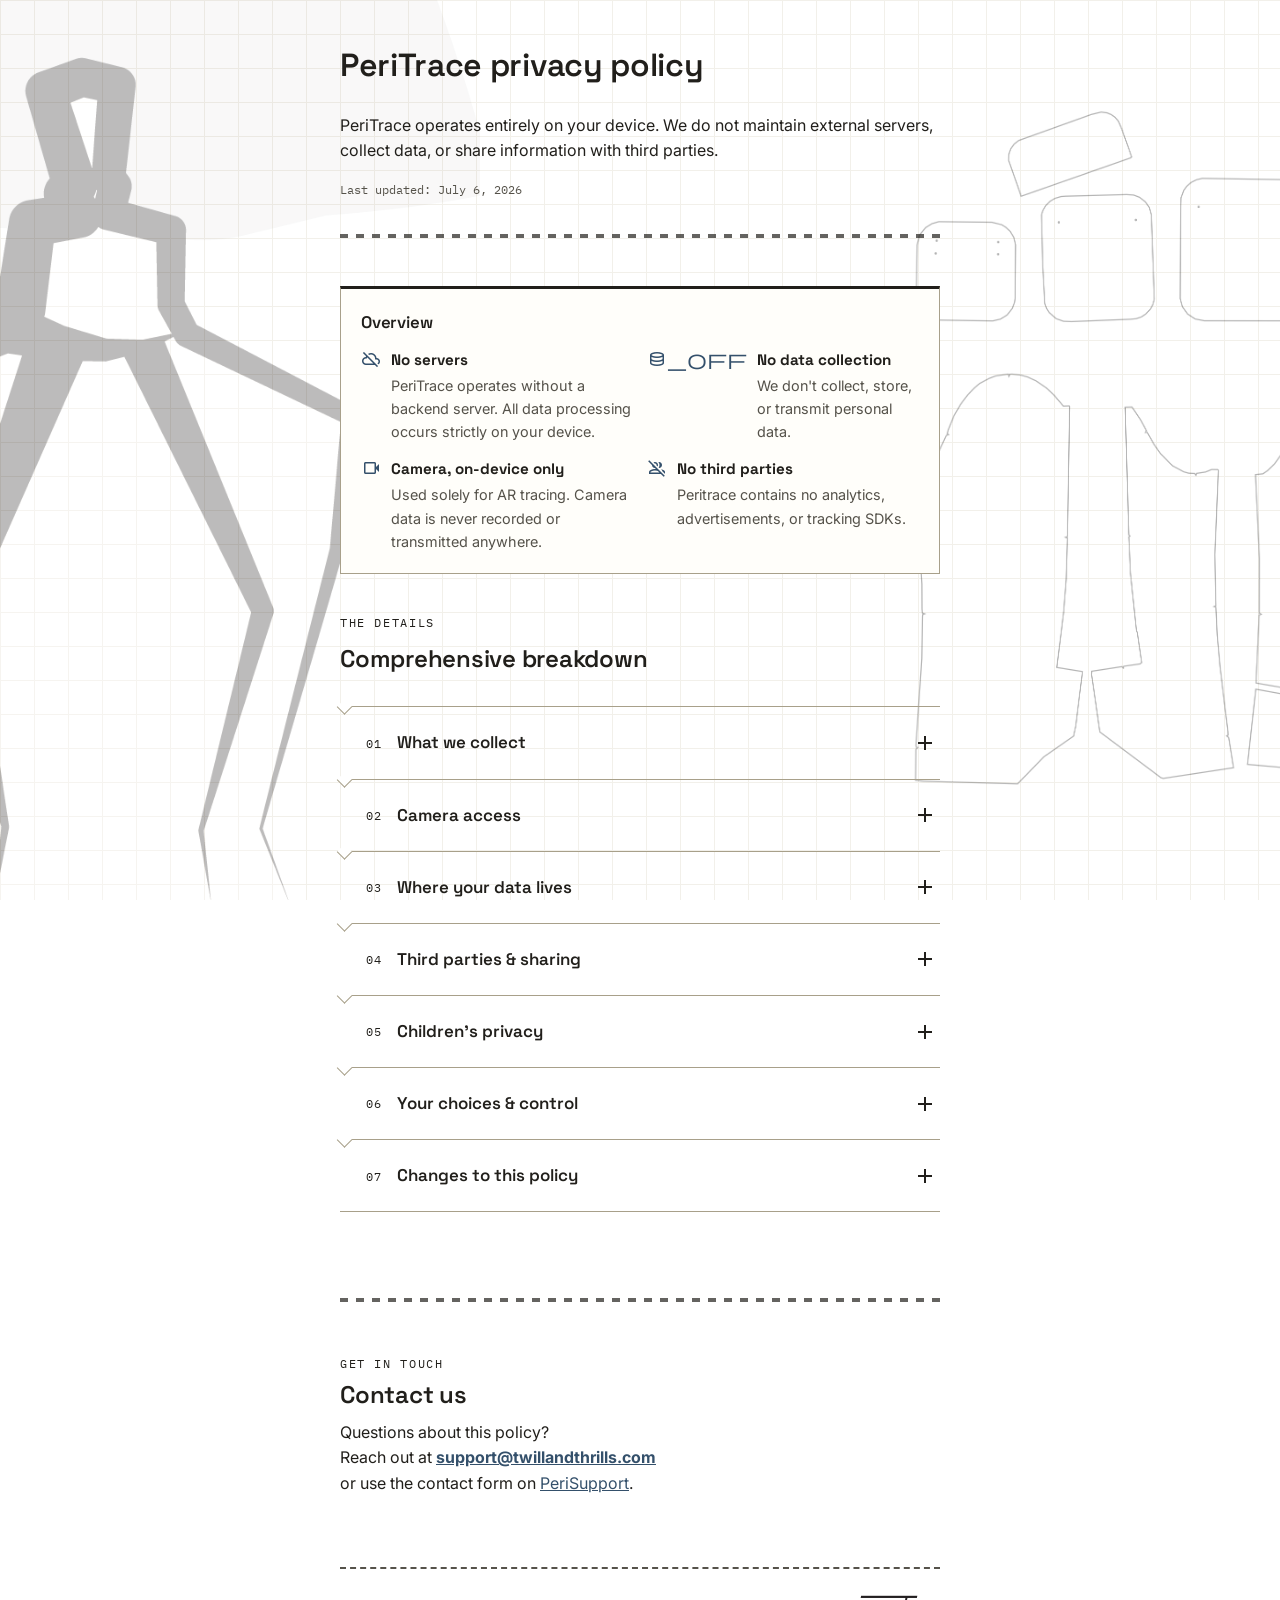
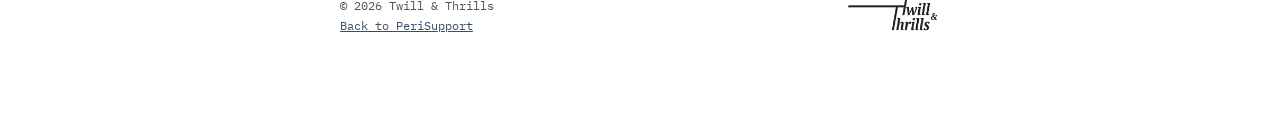
<file: peritrace/privacy.html>
<!DOCTYPE html>
<html lang="en">

<head>
  <meta charset="UTF-8">
  <meta name="viewport" content="width=device-width, initial-scale=1.0">
  <title>PeriTrace — Privacy Policy</title>
  <meta name="description" content="Privacy policy for PeriTrace: pattern tracer.">

  <link rel="icon" href="images/Logo_PeriTrace.ico" type="image/x-icon">

  <link rel="preconnect" href="https://fonts.googleapis.com">
  <link rel="preconnect" href="https://fonts.gstatic.com" crossorigin>
  <link
    href="https://fonts.googleapis.com/css2?family=Space+Grotesk:wght@400;500;600;700&family=Inter:wght@400;500;600&family=IBM+Plex+Mono:wght@400;500&display=swap"
    rel="stylesheet">
  <link href="https://fonts.googleapis.com/css2?family=Material+Symbols+Outlined" rel="stylesheet">

  <link rel="stylesheet" href="styling.css">
</head>

<body>

  <div class="side-art left" aria-hidden="true">
    <img src="images/Side_Art_Left.png" alt="Left Side Art">
  </div>
  <div class="side-art right" aria-hidden="true">
    <img src="images/Side_Art_Right.png" alt="Right Side Art">
  </div>

  <div class="page">

    <header class="page-header">
      <h1>PeriTrace <span style="white-space: nowrap;">privacy policy</span></h1>
      <p>PeriTrace operates entirely on your device. We do not maintain external servers, collect data, or share information with third parties.</p>
      <p class="updated-tag">Last updated: July 6, 2026</p>
      <span class="stitch" aria-hidden="true"></span>
    </header>

    <div class="summary-box">
      <h3>Overview</h3>
      <div class="summary-grid">
        <div class="summary-item">
          <span class="material-symbols-outlined">cloud_off</span>
          <span class="txt"><strong>No servers</strong>PeriTrace operates without a backend server. All data processing occurs strictly on your device.</span>
        </div>
        <div class="summary-item">
          <span class="material-symbols-outlined">database_off</span>
          <span class="txt"><strong>No data collection</strong>We don't collect, store, or transmit personal data.</span>
        </div>
        <div class="summary-item">
          <span class="material-symbols-outlined">videocam</span>
          <span class="txt"><strong>Camera, on-device only</strong>Used solely for AR tracing. Camera data is never recorded or transmitted anywhere.</span>
        </div>
        <div class="summary-item">
          <span class="material-symbols-outlined">group_off</span>
          <span class="txt"><strong>No third parties</strong>Peritrace contains no analytics, advertisements, or tracking SDKs.</span>
        </div>
      </div>
    </div>

    <section class="policy" aria-label="Privacy policy sections">
      <span class="eyebrow">The details</span>
      <h2>Comprehensive breakdown</h2>

      <div class="policy-list" id="policyList">

        <!-- 01 -->
        <div class="policy-item">
          <button class="policy-q" aria-expanded="false">
            <span class="policy-tag">01</span>
            <span class="policy-q-text">What we collect</span>
            <span class="policy-marker" aria-hidden="true"></span>
          </button>
          <div class="policy-a-wrap">
            <div class="policy-a-inner">
              <div class="policy-a">
                <p><strong>Nothing.</strong> PeriTrace operates entirely without a backend server, user accounts, or analytics and crash-reporting services embedded in the app. Consequently, no personal information—including names, email addresses, precise locations, device identifiers, or usage statistics—is collected or stored. All application operations remain strictly local to your device.</p>
                <p>The only exception occurs if you choose to <strong>email us directly</strong> through the support page's contact form — that opens your own mail app and sends a message from your own email address to ours. That message is handled like any other email you send, and only exists because you chose to send it.</p>
              </div>
            </div>
          </div>
        </div>

        <!-- 02 -->
        <div class="policy-item">
          <button class="policy-q" aria-expanded="false">
            <span class="policy-tag">02</span>
            <span class="policy-q-text">Camera access</span>
            <span class="policy-marker" aria-hidden="true"></span>
          </button>
          <div class="policy-a-wrap">
            <div class="policy-a-inner">
              <div class="policy-a">
                <p>PeriTrace requests <strong>camera permission</strong> so it can power its core AR pattern-tracing feature — detecting flat surfaces, showing the live camera feed, and letting you trace pattern pieces in augmented reality.</p>
                <ul>
                  <li>The camera feed is processed <strong>entirely on your device</strong> using Apple's ARKit framework.</li>
                  <li>PeriTrace does <strong>not</strong> record, save, or transmit the camera feed or any video/image frames.</li>
                  <li>Only the geometry you actively capture (vertices and marks you place while tracing) is kept, and it's stored as part of your pattern data — not as an image or video.</li>
                  <li>You can revoke camera access at any time in 
                    <br>
                    <strong>iOS Settings → PeriTrace → Camera</strong>.
                    <br>
                    Without it, the tracing feature won't work, but the rest of the app (pattern management and canvas - where pattern pieces are viewed and organized) will.</li>
                </ul>
              </div>
            </div>
          </div>
        </div>

        <!-- 03 -->
        <div class="policy-item">
          <button class="policy-q" aria-expanded="false">
            <span class="policy-tag">03</span>
            <span class="policy-q-text">Where your data lives</span>
            <span class="policy-marker" aria-hidden="true"></span>
          </button>
          <div class="policy-a-wrap">
            <div class="policy-a-inner">
              <div class="policy-a">
                <p>All patterns, pieces, and exported files you create in PeriTrace are stored <strong>locally on your
                  iPhone</strong>.</p>
                  <p>Saved files are stored locally in:
                    <br>
                    <strong>On My iPhone → PeriTrace → Saves</strong>
                    <br>
                    in the proprietary .peri format</p>
                  <p>Exported files are automatically saved to:
                    <br>
                    <strong>On My iPhone → PeriTrace → Exports</strong>
                    <br>
                    and will overwrite any existing files with identical names. These files are only shared elsewhere if you explicitly choose a destination in the iOS Share Sheet (e.g., saving to Files, AirDrop, or sending to another app).</p>
                <p>If you use iCloud device backups, your PeriTrace data may be included in that backup like any other app data — that's governed by Apple's iCloud terms, not by us, since we have no server-side involvement at any point.</p>
              </div>
            </div>
          </div>
        </div>

        <!-- 04 -->
        <div class="policy-item">
          <button class="policy-q" aria-expanded="false">
            <span class="policy-tag">04</span>
            <span class="policy-q-text">Third parties &amp; sharing</span>
            <span class="policy-marker" aria-hidden="true"></span>
          </button>
          <div class="policy-a-wrap">
            <div class="policy-a-inner">
              <div class="policy-a">
                <p>PeriTrace does not integrate third-party analytics, advertising, or tracking SDKs. Consequently, no user data is sold, rented, or distributed, as no data is collected or retained by the application.</p>
                <p>The app relies on Apple's built-in frameworks (such as ARKit) to function, which run locally under Apple's own platform policies. Apple's handling of on-device system frameworks is covered by Apple's own privacy practices, not by PeriTrace.</p>
              </div>
            </div>
          </div>
        </div>

        <!-- 05 -->
        <div class="policy-item">
          <button class="policy-q" aria-expanded="false">
            <span class="policy-tag">05</span>
            <span class="policy-q-text">Children's privacy</span>
            <span class="policy-marker" aria-hidden="true"></span>
          </button>
          <div class="policy-a-wrap">
            <div class="policy-a-inner">
              <div class="policy-a">
                <p>Because PeriTrace collects no personal data from anyone, it does not knowingly collect personal data from children either. The app is a general-purpose pattern-digitizing tool and is not directed at children.</p>
              </div>
            </div>
          </div>
        </div>

        <!-- 06 -->
        <div class="policy-item">
          <button class="policy-q" aria-expanded="false">
            <span class="policy-tag">06</span>
            <span class="policy-q-text">Your choices &amp; control</span>
            <span class="policy-marker" aria-hidden="true"></span>
          </button>
          <div class="policy-a-wrap">
            <div class="policy-a-inner">
              <div class="policy-a">
                <ul>
                  <li><strong>Camera permission:</strong> grant or revoke anytime in iOS Settings.</li>
                  <li><strong>Your patterns:</strong> live exclusively on your device. You can delete them at any time from within PeriTrace or manually via the iOS Files app. There's no cloud-based copies on our infrastructure to also delete.</li>
                  <li><strong>Uninstalling the app:</strong> permanently removes all locally stored PeriTrace data from your device (aside from any files you've separately exported or backed up elsewhere). However, to regulate trial features without using a tracking profile or an online account, a local numeric token tracking your used trial exports will be stored securely in the iOS keychain. Because of native iOS system behavior, Keychain tokens persist on your device even after uninstalling the app and will remain dormant unless the application is reinstalled</li>
                </ul>
              </div>
            </div>
          </div>
        </div>

        <!-- 07 -->
        <div class="policy-item">
          <button class="policy-q" aria-expanded="false">
            <span class="policy-tag">07</span>
            <span class="policy-q-text">Changes to this policy</span>
            <span class="policy-marker" aria-hidden="true"></span>
          </button>
          <div class="policy-a-wrap">
            <div class="policy-a-inner">
              <div class="policy-a">
                <p>If PeriTrace ever changes how it works — for example, if a future version adds an optional cloud
                  sync feature — this policy will be updated first, and the "Last updated" date above will reflect the
                  change. We will not start collecting data silently.</p>
              </div>
            </div>
          </div>
        </div>
      </div>
    </section>

    <span class="stitch" aria-hidden="true"></span>

    <section class="contact" id="contact">
      <span class="eyebrow">Get in touch</span>
      <h2>Contact us</h2>
      <div>
          Questions about this policy?
          <br>
          <span class="nowrap">Reach out at <a href="mailto:support@twillandthrills.com"><strong>support@twillandthrills.com</strong></a></span> 
          <span class="nowrap">or use the contact form on <a href="support">PeriSupport</a>.</span>
        </div>
    </section>

    <footer>
      <span>
        <div>© 2026 Twill &amp; Thrills</div>
        <div><a href="support">Back to PeriSupport</a></div>
      </span>
       <span>
        <img src="images/Logo_TwillAndThrills.png" alt="Twill & Thrills Logo" height="40">
      </span>
    </footer>

  </div>

  <script>
    // Accordion: only one open at a time
    const policyItems = document.querySelectorAll('.policy-item');
    policyItems.forEach(item => {
      const btn = item.querySelector('.policy-q');
      btn.addEventListener('click', () => {
        const isOpen = item.classList.contains('open');
        policyItems.forEach(i => {
          i.classList.remove('open');
          i.querySelector('.policy-q').setAttribute('aria-expanded', 'false');
        });
        if (!isOpen) {
          item.classList.add('open');
          btn.setAttribute('aria-expanded', 'true');
        }
      });
    });
  </script>

</body>

</html>
</file>
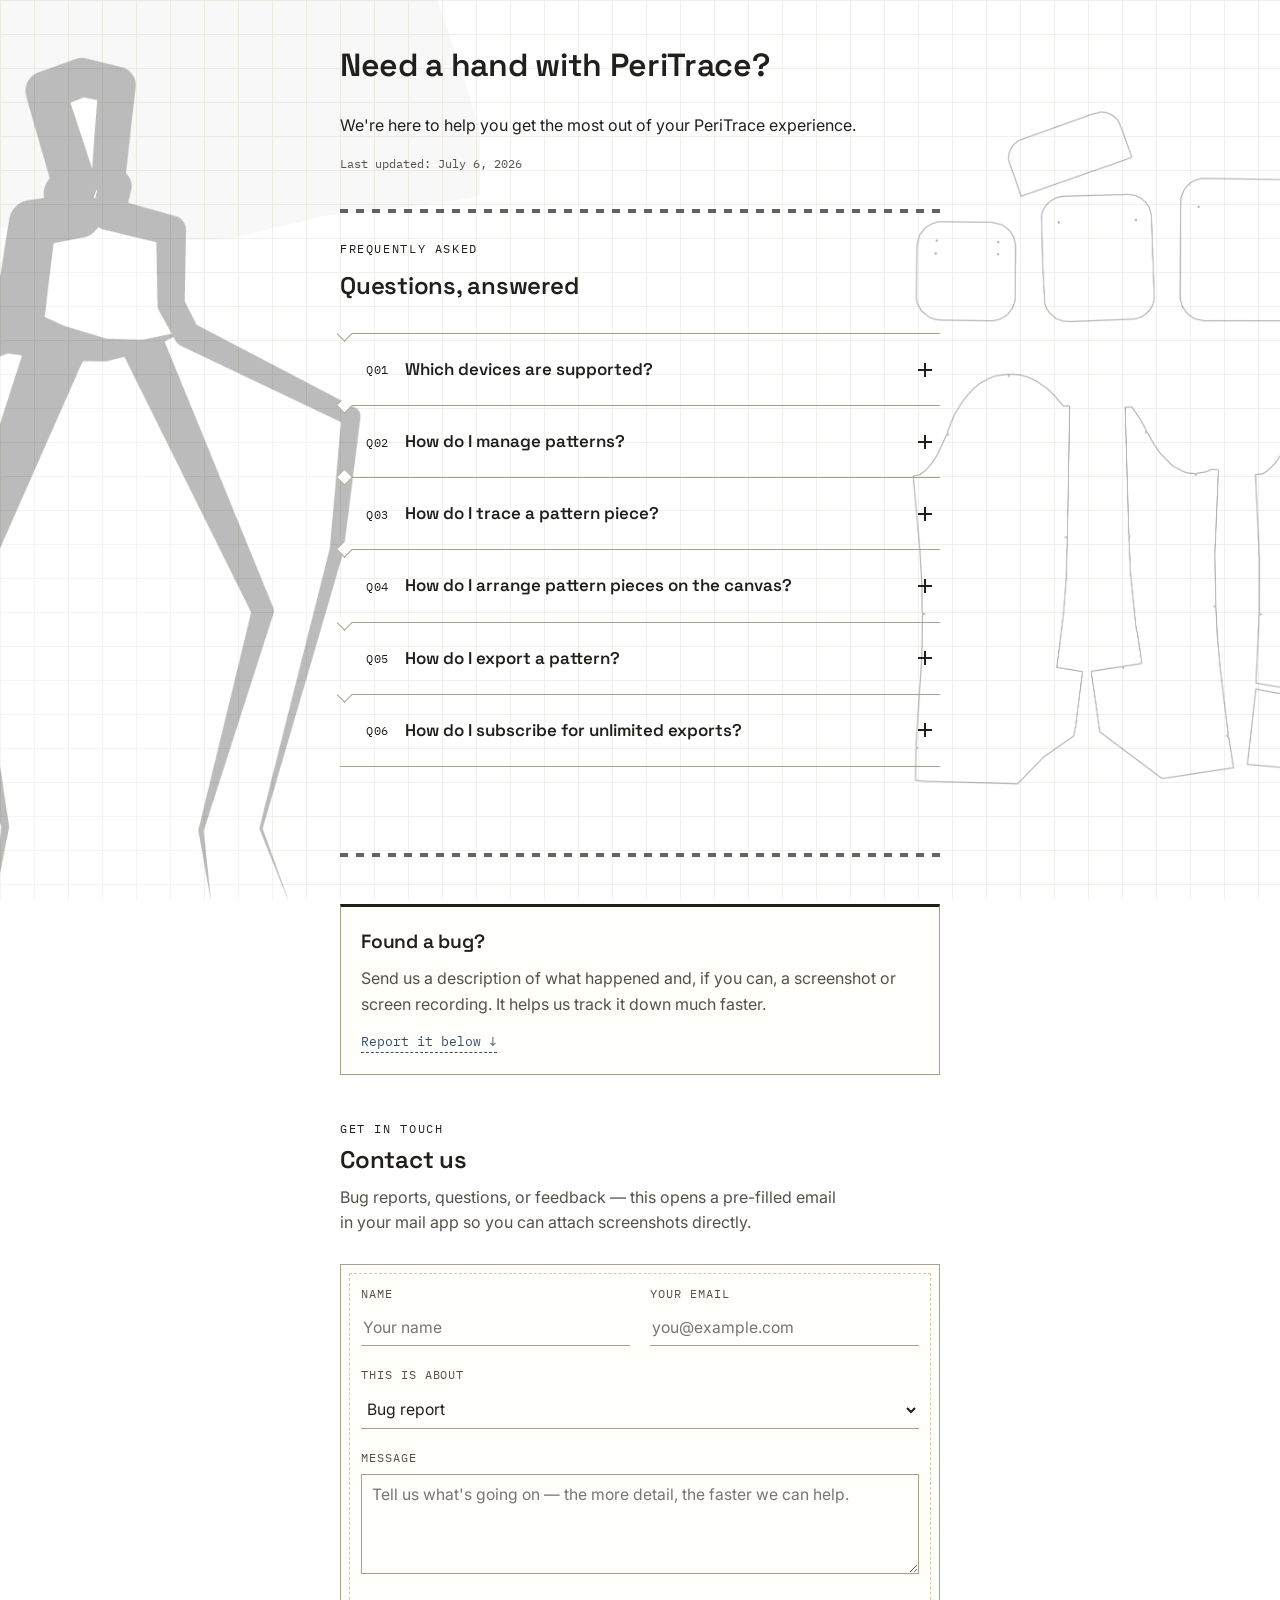
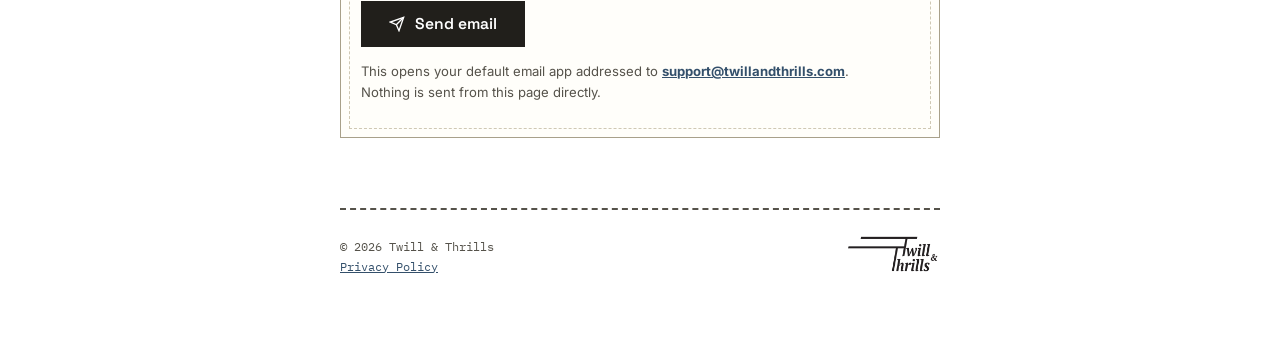
<file: peritrace/support.html>
<!DOCTYPE html>
<html lang="en">

<head>
  <meta charset="UTF-8">
  <meta name="viewport" content="width=device-width, initial-scale=1.0">
  <title>PeriSupport</title>
  <meta name="description" content="Support and frequently asked questions for PeriTrace: pattern tracer.">

  <link rel="icon" href="images/Logo_PeriTrace.ico" type="image/x-icon">

  <link rel="preconnect" href="https://fonts.googleapis.com">
  <link rel="preconnect" href="https://fonts.gstatic.com" crossorigin>
  <link
    href="https://fonts.googleapis.com/css2?family=Space+Grotesk:wght@400;500;600;700&family=Inter:wght@400;500;600&family=IBM+Plex+Mono:wght@400;500&display=swap"
    rel="stylesheet">
  <link href="https://fonts.googleapis.com/css2?family=Material+Symbols+Outlined" rel="stylesheet">

  <link rel="stylesheet" href="styling.css">
</head>

<body>

  <div class="side-art left" aria-hidden="true">
    <img src="images/Side_Art_Left.png" alt="Left Side Art">
  </div>
  <div class="side-art right" aria-hidden="true">
    <img src="images/Side_Art_Right.png" alt="Right Side Art">
  </div>

  <div class="page">

    <header class="page-header">
      <h1>Need a hand with <span style="white-space: nowrap;">PeriTrace?</span></h1>
      <p>We're here to help you get the most out of your PeriTrace experience.</p>
      <p class="updated-tag">Last updated: July 6, 2026</p>
      <span class="stitch" aria-hidden="true"></span>
    </header>

    <section class="faq" aria-label="Frequently asked questions">
      <span class="eyebrow">Frequently asked</span>
      <h2>Questions, answered</h2>

      <div class="faq-list" id="faqList">

        <!-- Q1 -->
        <div class="faq-item">
          <button class="faq-q" aria-expanded="false">
            <span class="faq-tag">Q01</span>
            <span class="faq-q-text">Which devices are supported?</span>
            <span class="faq-marker" aria-hidden="true"></span>
          </button>
          <div class="faq-a-wrap">
            <div class="faq-a-inner">
              <div class="faq-a">
                <p>PeriTrace requires an iPhone that supports ARKit.</p>
                <p>iPhone models with LiDAR are recommended for a smoother experience and more precise captures.</p>
                <p>PeriTrace supports <strong>iOS 18.6 and later</strong>.</p>
              </div>
            </div>
          </div>
        </div>

        <!-- Q2 -->
        <div class="faq-item">
          <button class="faq-q" aria-expanded="false">
            <span class="faq-tag">Q02</span>
            <span class="faq-q-text">How do I manage patterns?</span>
            <span class="faq-marker" aria-hidden="true"></span>
          </button>
          <div class="faq-a-wrap">
            <div class="faq-a-inner">
              <div class="faq-a">
                <p>PeriTrace provides a pattern-oriented management system. Adding a new pattern means adding a pattern
                  set that may later contain up to 40 pattern pieces. The limited pattern piece quantity preserves
                  smooth user experience. If your physical pattern contains more than <strong>40 pieces</strong>,
                  consider split them into multiple patterns in PeriTrace.</p>
                <p>On the Home screen:</p>
                <ul>
                  <li><strong>Add a new pattern:</strong> Tap the Add New <span class="button btn-capsule"><span
                        class="material-symbols-outlined">note_add</span></span> button at the bottom of the screen.
                  </li>
                  <li><strong>Rename or delete:</strong> Swipe a pattern left or right to reveal the Rename <span
                      class="button btn-circle"><span class="material-symbols-outlined">edit</span></span> and Delete
                    <span class="button btn-circle destructive"><span
                        class="material-symbols-outlined">delete</span></span>
                    buttons.
                  </li>
                  <li><strong>Rearrange the list:</strong> Long-press a pattern and drag it to a new position.</li>
                  <li><strong>Open a pattern canvas</strong> Tap a pattern to enter its canvas, where its pieces live.
                  </li>
                </ul>
              </div>
            </div>
          </div>
        </div>

        <!-- Q3 -->
        <div class="faq-item">
          <button class="faq-q" aria-expanded="false">
            <span class="faq-tag">Q03</span>
            <span class="faq-q-text">How do I trace a pattern piece?</span>
            <span class="faq-marker" aria-hidden="true"></span>
          </button>
          <div class="faq-a-wrap">
            <div class="faq-a-inner">
              <div class="faq-a">
                <p>Open a pattern from the Home screen, then tap the Trace <span class="button btn-capsule"><span
                      class="material-symbols-outlined">filter_center_focus</span></span> button at the bottom right to
                  open the AR camera. You may be asked to grant camera access.</p>
                <p>PeriTrace currently allows you to trace one pattern piece each time you open the AR tracing camera.
                </p>
                <p>In the camera view, move your phone slowly back and forth over a flat, horizontal surface until the
                  reticle appears flat on the surface. You now can start tracing your pattern piece.</p>
                <p><strong><i><u>The current version of the app supports 2 tracing modes:</u></i> </strong></p>
                <ul>
                  <li><strong>Vertex tracing:</strong> Aim the reticle at the outline or seam line and tap the Trace
                    Vertices <span class="button btn-capsule"><img src="images/Peri_Vertices.png" width="20"
                        alt="Trace Vertices" /></span> button, at the bottom right of the screen, to capture vertices
                    one by one. Vertices will connect automatically. A dashed
                    line will close the shape between your first and last vertices, so you do not need to close it
                    manually.</li>
                  <li><strong>Marking:</strong> Aim the reticle at a mark on the physical pattern piece and tap the Mark
                    <span class="button btn-circle"><span><img src="images/Peri_Mark.png" width="5"
                          alt="Trace Mark" /></span></span> button. Marks stand alone and never connect to vertices or other
                    marks.
                  </li>
                </ul>
                <div class="sub-note">
                  <strong>Contour detection:</strong> PeriTrace also features automatic pattern contour detection. This
                  useful sub-feature of the Vertex Tracing mode automatically detects the outline of a pattern piece and
                  quickly plots simplified vertices.
                  <ul>
                    <li>
                      <p><strong>Activate contour detection:</strong> point the camera at a pattern piece and long-press
                        the pattern (for at least 0.5 seconds) to capture the outline's vertices. It may take a moment
                        to
                        capture the outline; moving your finger or releasing the press early will cancel the detection.
                      </p>
                    </li>
                    <li>
                      <p><strong>One at a time:</strong> The app can only detect one outline at a time.</p>
                    </li>
                    <li>
                      <p><strong>High contrast:</strong> The pattern piece must contrast significantly with the
                        background (e.g., a light pattern piece on a dark background, or vice versa). This ensures
                        accuracy and prevents the camera from freezing due to vertex overloading.</p>
                    </li>
                  </ul>
                </div>
                <div class="sub-note important">
                  <p><strong><i><u>NOTES:</u></i> </strong></p>
                  <p><strong><i><u>* Optimizing camera position and angle:</u></i> </strong></p>
                  <p>PeriTrace uses AR to make pattern tracing effortless. You do not need to point the camera perfectly
                    perpendicular to the surface.</p>
                  <p>However, iPhone models without LiDAR can sometimes struggle with surface calibration, which may
                    cause
                    captured contours and points to drift.</p>
                  <p>To maximize precision, follow these best practices:</p>
                  <ul>
                    <li>
                      <p><strong>Maintain distance:</strong> Keep your iPhone between 0.5 and 2 meters directly above
                        the
                        pattern.</p>
                    </li>
                    <li>
                      <p><strong>Verify calibration:</strong> Ensure the reticle perfectly aligns with your physical
                        surface before tracing.</p>
                    </li>
                  </ul>
                </div>
                <br>
                <p><strong><i><u>Finishing or Cancelling a Trace:</u></i> </strong></p>
                <ul>
                  <li>
                    <p><strong>Finish tracing:</strong> Tap the Done <span class="button btn-circle done"><span
                          class="material-symbols-outlined">check</span></span> button at the top right of the screen.
                      You will return to pattern canvas, and the new pattern piece will appear at the center of the
                      screen. If it overlaps with existing pieces, it will automatically move the right of them.</p>
                    <ul>
                      <li>
                        <p><strong>Minimum vertices:</strong> A new piece can only be saved when it has at least three
                          vertices. The Done button will remain disabled until this requirement is met.</p>
                      </li>
                    </ul>
                  </li>
                  <li>
                    <p><strong>Cancel tracing:</strong> Tap the Dismiss <span class="button btn-circle cancel"><span
                          class="material-symbols-outlined">keyboard_arrow_down</span></span> button at the top left of
                      the screen. You will return to pattern canvas without saving a new piece</p>
                  </li>
                </ul>
              </div>
            </div>
          </div>
        </div>

        <!-- Q4 -->
        <div class="faq-item">
          <button class="faq-q" aria-expanded="false">
            <span class="faq-tag">Q04</span>
            <span class="faq-q-text">How do I arrange pattern pieces on the canvas?</span>
            <span class="faq-marker" aria-hidden="true"></span>
          </button>
          <div class="faq-a-wrap">
            <div class="faq-a-inner">
              <div class="faq-a">
                <p>PeriTrace offers an intuitive vector canvas featuring gesture support. Your layout arrangements are
                  automatically preserved when exporting files.</p>

                <p><strong><i><u>Canvas Navigation:</u></i> </strong></p>
                <ul>
                  <li><strong>Zoom &amp; pan:</strong> Use pinch and drag gesture to move around the workspace.</li>
                </ul>

                <p><strong><i><u>Managing pattern pieces:</u></i> </strong></p>
                <ul>
                  <li><strong>Move &amp; rotate a piece:</strong> Drag a pattern piece to reposition it, or use two
                    fingers to rotate it.</li>
                  <li><strong>Delete a piece:</strong> Long-press a pattern piece, then tap the Delete button in the
                    tooltip <span class="button btn-plain"><img src="images/Peri_Tooltip.jpeg" height="30"
                        alt="Canvas Tooltip" /></span></li>
                </ul>

                <div class="sub-note">
                  <p><strong><i><u>Pro tip for high precision:</u></i> </strong></p>
                  <p>When doubting a traced pattern piece's accuracy, try capturing it a few times. Stack all the
                    captured pieces on top of each other on the canvas to find the average outline.</p>
                </div>
                <div class="sub-note important">
                  <p><strong><i><u>NOTES:</u></i> </strong></p>
                  <p>A single pattern canvas can hold up to 40 pattern pieces. If you physical pattern has more than 40
                    pieces, split the project across multiple separate patterns on PeriTrace.</p>
                </div>
              </div>
            </div>
          </div>
        </div>

        <!-- Q5 -->
        <div class="faq-item">
          <button class="faq-q" aria-expanded="false">
            <span class="faq-tag">Q05</span>
            <span class="faq-q-text">How do I export a pattern?</span>
            <span class="faq-marker" aria-hidden="true"></span>
          </button>
          <div class="faq-a-wrap">
            <div class="faq-a-inner">
              <div class="faq-a">
                <p>PeriTrace exports your final pattern layout at an exact 1:1 scale, completely preserving your canvas
                  arrangement.</p>

                <p><strong><i><u>How to export:</u></i> </strong></p>
                <ul>
                  <li><strong>Export button:</strong> On pattern canvas screen, the Export <span
                      class="button btn-circle"><span class="material-symbols-outlined">ios_share</span></span> button
                    is located at the bottom left the screen. This button will remain disabled until there's at least
                    one piece on the canvas</li>
                  <li><strong>Select your format:</strong> Tap the Export button to bring up the export sheet. Select
                    your desired format to generate the file.</li>
                  <li><strong>Choose a destination:</strong> A standard iOS Share Sheet will appears after you select a
                    format. Choose where to send, save, or share your file.</li>
                  <li><strong>Instant local backup:</strong> No matter what you choose in the Share Sheet, PeriTrace
                    automatically saves or overwrites the file locally to:
                    <br>
                    <strong>On My iPhone → PeriTrace → Exports</strong>
                  </li>
                  <li><strong>Preview your file:</strong> Tap Quick Look <span class="button btn-plain-long done"><span
                        class="material-symbols-outlined">visibility</span> Quick Look</span> button after exporting to
                    instantly preview your exported file.</li>
                </ul>
                <p><strong><i><u>Supported export formats:</u></i> </strong></p>
                <div class="fmt-grid">
                  <div class="fmt-card"><b>PDF</b><span>Universal layout format. Ideal for standard printing, vector
                      graphics software, or apparel CAD systems.</span></div>
                  <div class="fmt-card"><b>DXF</b><span>industrial-standard CAD format. Dedicated specifically for
                      pattern drafting and garment CAD software.</span></div>
                  <div class="fmt-card"><b>SVG</b><span>Scalable vector graphics format. Best for web use or editing in
                      mainstream vector design programs.</span></div>
                </div>
              </div>
            </div>
          </div>
        </div>

        <!-- Q6 -->
        <div class="faq-item">
          <button class="faq-q" aria-expanded="false">
            <span class="faq-tag">Q06</span>
            <span class="faq-q-text">How do I subscribe for unlimited exports?</span>
            <span class="faq-marker" aria-hidden="true"></span>
          </button>
          <div class="faq-a-wrap">
            <div class="faq-a-inner">
              <div class="faq-a">
                <p>PeriTrace offers 10 free exports for all users. To get unlimited exports, you can upgrade to a
                  premium plan at any time.</p>

                <p><strong><i><u>How to upgrade to a premium plan:</u></i> </strong></p>
                <ul>
                  <li><strong>When free exports are exhausted:</strong> Tap any format in the export sheet to open the
                    paywall.</li>
                  <li><strong>Immediately:</strong> Tap the Guest Trial <span class="button btn-plain-long full"><span
                        class="material-symbols-outlined">eco</span> Guest Trial</span> button to open the paywall.</li>
                </ul>

                <p>PeriTrace currently offers one premium plan for unlimited exports, which charges a monthly fee of
                  $3.99 and bills monthly. Payment will be charged to your Apple ID account at confirmation of purchase.
                  The subscription automatically renews unless it is canceled at least 24 hours before the end of the
                  current billing period. You can manage and cancel your subscription at any time in your Apple Account
                  Settings.</p>

                <div class="sub-note important">
                  <p><strong><i><u>NOTES:</u></i> </strong></p>
                  <p>To access paywall, ensure your pattern contains at least one pattern piece to enable the export
                    button. The link to the paywall is located in export sheet.</p>
                </div>
                <br>
                <p><strong><i><u>Already subscribed?</u></i> </strong></p>
                <p>Tap the Restore Subscription button at the bottom of the paywall.</p>
              </div>
            </div>
          </div>
        </div>

      </div>
    </section>

    <span class="stitch" aria-hidden="true"></span>

    <div class="callout">
      <h3>Found a bug?</h3>
      <p>Send us a description of what happened and, if you can, a screenshot or screen recording. It helps us track it
        down much faster.</p>
      <a class="jump" href="#contact">Report it below ↓</a>
    </div>

    <section class="contact" id="contact">
      <span class="eyebrow">Get in touch</span>
      <h2>Contact us</h2>
      <p>Bug reports, questions, or feedback — this opens a pre-filled email in your mail app so you can attach
        screenshots directly.</p>

      <form class="ticket" id="contactForm">
        <div class="field-row">
          <div class="field">
            <label for="name">Name</label>
            <input type="text" id="name" name="name" placeholder="Your name" required>
          </div>
          <div class="field">
            <label for="email">Your email</label>
            <input type="email" id="email" name="email" placeholder="you@example.com" required>
          </div>
        </div>

        <div class="field">
          <label for="reason">This is about</label>
          <select id="reason" name="reason">
            <option value="Bug report">Bug report</option>
            <option value="Question">Question</option>
            <option value="Feedback">Feedback / suggestion</option>
            <option value="Other">Something else</option>
          </select>
        </div>

        <div class="field">
          <label for="message">Message</label>
          <textarea id="message" name="message"
            placeholder="Tell us what's going on — the more detail, the faster we can help." required></textarea>
        </div>

        <button type="submit" class="send-btn">
          <svg viewBox="0 0 24 24" fill="none" stroke="currentColor" stroke-width="2">
            <path d="M22 2L11 13" />
            <path d="M22 2l-7 20-4-9-9-4z" />
          </svg>
          Send email
        </button>
        <p class="form-status" id="formStatus">Opening your mail app…</p>
        <p class="form-note">
          This opens your default email app addressed to <a
            href="mailto:support@twillandthrills.com"><strong>support@twillandthrills.com</strong></a>.
          <span class="nowrap">Nothing is sent from this page directly.</span>
        </p>
      </form>
    </section>

    <footer>
      <span>
        <div>© 2026 Twill &amp; Thrills</div>
        <div><a href="privacy">Privacy Policy</a></div>
      </span>
      <span>
        <img src="images/Logo_TwillAndThrills.png" alt="Twill & Thrills Logo" height="40">
      </span>
    </footer>

  </div>

  <script>
    // Accordion: only one open at a time
    const items = document.querySelectorAll('.faq-item');
    items.forEach(item => {
      const btn = item.querySelector('.faq-q');
      btn.addEventListener('click', () => {
        const isOpen = item.classList.contains('open');
        items.forEach(i => {
          i.classList.remove('open');
          i.querySelector('.faq-q').setAttribute('aria-expanded', 'false');
        });
        if (!isOpen) {
          item.classList.add('open');
          btn.setAttribute('aria-expanded', 'true');
        }
      });
    });

    // Contact form -> mailto
    const SUPPORT_EMAIL = "support@twillandthrills.com";
    const form = document.getElementById('contactForm');
    const status = document.getElementById('formStatus');

    form.addEventListener('submit', function (e) {
      e.preventDefault();
      const name = document.getElementById('name').value.trim();
      const email = document.getElementById('email').value.trim();
      const reason = document.getElementById('reason').value;
      const message = document.getElementById('message').value.trim();

      const subject = `[PeriTrace] ${reason} from ${name}`;
      const body =
        `Name: ${name}
        Email: ${email}
        Type: ${reason}

        ${message}`;

      const mailto = `mailto:${SUPPORT_EMAIL}?subject=${encodeURIComponent(subject)}&body=${encodeURIComponent(body)}`;
      window.location.href = mailto;

      status.classList.add('show');
      setTimeout(() => status.classList.remove('show'), 4000);
    });
  </script>

</body>

</html>
</file>
<file: peritrace/styling.css>
:root {
   --paper: #ffffff;
   --paper-deep: #ffffff;
   --ink: #211F1B;
   --ink-soft: #55524A;
   --thread: #211F1B;
   --thread-deep: #34506B;
   --chalk: #34506B;
   --line: #CFC8B4;
   --line-strong: #a8a08a;
   --card: #FFFEFA;
   --card-destructive: #FF0800;
   --radius: 2px;
   --opacity: 0.7;
   --side-art-opacity: 0.3;
}

* {
   box-sizing: border-box;
}

html {
   scroll-behavior: smooth;
}

body {
   margin: 0;
   background: var(--paper);
   color: var(--ink);
   font-family: 'Inter', system-ui, sans-serif;
   font-size: 16px;
   line-height: 1.6;
   -webkit-font-smoothing: antialiased;
}

/* --- background grid texture, evokes pattern paper --- */
body::before {
   content: "";
   position: fixed;
   inset: 0;
   background-image:
      linear-gradient(var(--line) 1px, transparent 1px),
      linear-gradient(90deg, var(--line) 1px, transparent 1px);
   background-size: 34px 34px;
   opacity: 0.28;
   pointer-events: none;
   z-index: 0;
}

h1,
h2,
h3 {
   font-family: 'Space Grotesk', sans-serif;
   font-weight: 600;
   letter-spacing: -0.01em;
   color: var(--ink);
}

.eyebrow {
   font-family: 'IBM Plex Mono', monospace;
   font-size: 0.72rem;
   letter-spacing: 0.14em;
   text-transform: uppercase;
   color: var(--thread);
}

a {
   color: var(--chalk);
}

/* ---------- fixed side art ---------- */
.side-art {
   position: fixed;
   top: 0;
   height: 100vh;
   z-index: 0;
   pointer-events: none;
   display: flex;
   align-items: top;
}

@media (min-width: 768px) {
   .side-art {
      width: 25vw;
   }
}

@media (min-width: 992px) {
   .side-art {
      width: 20vw;
   }
}

@media (min-width: 1200px) {
   .side-art {
      width: 25vw;
   }
}

.side-art.left {
   left: 0;
   top: 0;
   justify-content: flex-start;
   /* align-items: flex-start; */
}

.side-art.right {
   right: 0;
   justify-content: center;
   /* align-items: flex-start; */
}

.side-art img {
   width: 150%;
   height: auto;
   max-height: 100vh;
   object-fit: cover;
   opacity: var(--side-art-opacity);
   filter: sepia(6%) saturate(85%);
}

.side-art.left img {
   margin-left: 0px;
}

.side-art.right img {
   margin-right: 0px;
}

/* ---------- layout ---------- */

.nowrap {
   white-space: nowrap;
}

.page {
   position: relative;
   z-index: 2;
   margin: 0 auto;
   max-width: 100vw;
   padding: 0 20px 80px;
}

@media (min-width: 768px) {
   .page {
      margin-left: 25vw;
      margin-right: 0;
      max-width: 75vw;
   }
}

@media (min-width: 992px) {
   .page {
      margin-left: 20vw;
      margin-right: 20vw;
      max-width: 60vw;
   }
}

@media (min-width: 1200px) {
   .page {
      margin-left: 25vw;
      margin-right: 25vw;
      max-width: 50vw;
   }
}

/* ---------- header ---------- */

header {
   margin-top: 40px;
}

.updated-tag {
   font-family: 'IBM Plex Mono', monospace;
   font-size: 0.78rem;
   color: var(--ink-soft);
   margin-top: 10px;
}

.stitch {
   display: inline-block;
   width: 100%;
   height: 4px;
   margin-top: 22px;
   background-image: repeating-linear-gradient(90deg, var(--thread) 0 8px, transparent 8px 16px);
   opacity: var(--opacity);
}

/* ---------- FAQ list ---------- */
section.faq {
   margin-top: 20px;
   margin-bottom: 64px;
}

section.faq>h2 {
   font-size: 1.5rem;
   margin: 0 0 6px;
}

section.faq>.eyebrow {
   display: block;
   margin-bottom: 8px;
}

.faq-list {
   margin-top: 28px;
   border-top: 1px solid var(--line-strong);
}

.faq-item {
   border-bottom: 1px solid var(--line-strong);
   position: relative;
}

.faq-item::before {
   /* garment notch mark */
   content: "";
   position: absolute;
   left: -1px;
   top: 0;
   width: 10px;
   height: 10px;
   background: var(--paper);
   border-right: 1px solid var(--line-strong);
   border-bottom: 1px solid var(--line-strong);
   transform: translateY(-50%) rotate(45deg);
}

.faq-q {
   all: unset;
   display: flex;
   align-items: center;
   gap: 16px;
   width: 100%;
   padding: 22px 6px 22px 26px;
   cursor: pointer;
   box-sizing: border-box;
}

.faq-q:focus-visible {
   outline: 2px solid var(--chalk);
   outline-offset: 2px;
}

.faq-tag {
   font-family: 'IBM Plex Mono', monospace;
   font-size: 0.72rem;
   color: var(--thread);
   letter-spacing: 0.06em;
   flex: 0 0 auto;
   padding-top: 2px;
}

.faq-q-text {
   font-family: 'Space Grotesk', sans-serif;
   font-weight: 600;
   font-size: 1.06rem;
   flex: 1 1 auto;
}

.faq-marker {
   flex: 0 0 auto;
   width: 18px;
   height: 18px;
   position: relative;
}

.faq-marker::before,
.faq-marker::after {
   content: "";
   position: absolute;
   background: var(--ink);
   top: 50%;
   left: 50%;
   transform: translate(-50%, -50%);
   transition: transform 0.25s ease, opacity 0.2s ease;
}

.faq-marker::before {
   width: 14px;
   height: 2px;
}

.faq-marker::after {
   width: 2px;
   height: 14px;
}

.faq-item.open .faq-marker::after {
   transform: translate(-50%, -50%) rotate(90deg);
   opacity: 0;
}

.faq-item.open .faq-marker::before {
   background: var(--thread);
}

.faq-a-wrap {
   display: grid;
   grid-template-rows: 0fr;
   transition: grid-template-rows 0.32s ease;
}

.faq-item.open .faq-a-wrap {
   grid-template-rows: 1fr;
}

.faq-a-inner {
   overflow: hidden;
}

.faq-a {
   padding: 0 6px 28px 26px;
   color: var(--ink-soft);
   font-size: 0.98rem;
   border-top: 1px dashed var(--line-strong);
   margin-top: -1px;
   padding-top: 18px;
}

.faq-a p {
   margin: 0 0 12px;
}

.faq-a p:last-child {
   margin-bottom: 0;
}

.faq-a ul {
   margin: 0 0 14px;
   padding-left: 20px;
}

.faq-a li {
   margin-bottom: 8px;
}

.faq-a strong {
   color: var(--ink);
}

.faq-a .sub-note {
   background: var(--card);
   border: 1px solid var(--line);
   border-left: 3px solid var(--chalk);
   padding: 12px 14px;
   font-size: 0.9rem;
   margin: 14px 0;
}

.faq-a .sub-note.important {
   border-left-color: var(--card-destructive);
}

.button {
   display: inline-flex;
   align-items: center;
   justify-content: center;
   vertical-align: middle;
   gap: 6px;
   width: 80px;
   height: 20px;
   padding: 2px 10px 2px 10px;
   font-family: 'IBM Plex Mono', monospace;
   font-size: 0.82rem;
   color: var(--ink);
   background: var(--card);
   border: 1px solid var(--line-strong);
   border-radius: 50%;
   white-space: nowrap;
}

.btn-capsule {
   padding: 2px 10px 2px 10px;
   border-radius: 20px;
}

.btn-circle {
   width: 30px !important;
   height: 30px !important;
   padding: 5px;
   border-radius: 50%;
}

.btn-plain {
   width: 60px !important;
   padding: 5px !important;
   border: 0 !important;
}

.btn-plain-long {
   width: 120px !important;
   padding: 5px !important;
   border: 0 !important;
}

.button.destructive {
   background: var(--card-destructive) !important;
   border: 0 !important;
   color: #fff !important;
}

.button.done {
   color: #007AFF !important;
}

.button.full {
   color: green !important;
}

.button.cancel span.material-symbols-outlined {
   font-size: 20px !important;
   height: 18px !important;
}

.button span,
.button .material-symbols-outlined {
   display: inline-flex;
   align-items: center;
   justify-content: center;
   font-size: 15px;
   height: 15px;
   flex-shrink: 0;
}

.fmt-grid {
   display: grid;
   grid-template-columns: repeat(auto-fit, minmax(150px, 1fr));
   gap: 12px;
   margin: 14px 0 4px;
}

.fmt-card {
   background: var(--card);
   border: 1px solid var(--line-strong);
   padding: 14px;
}

.fmt-card b {
   font-family: 'Space Grotesk', sans-serif;
   color: var(--thread);
   display: block;
   margin-bottom: 4px;
   font-size: 0.95rem;
}

.fmt-card span {
   font-size: 0.86rem;
   color: var(--ink-soft);
}

/* ---------- bug report callout ---------- */
.callout {
   background: var(--card);
   border: 1px solid var(--line-strong);
   border-top: 3px solid var(--thread);
   padding: 20px 20px 20px;
   margin: 40px 0 40px;
}

.callout h3 {
   margin: 0 0 8px;
   font-size: 1.2rem;
}

.callout p {
   margin: 0;
   color: var(--ink-soft);
}

.callout a.jump {
   display: inline-block;
   margin-top: 14px;
   font-family: 'IBM Plex Mono', monospace;
   font-size: 0.82rem;
   color: var(--thread-deep);
   text-decoration: none;
   border-bottom: 1px dashed var(--thread-deep);
}

/* ---------- contact form ---------- */
section.contact {
   margin: 40px 0 40px;
}

section.contact h2 {
   font-size: 1.5rem;
   margin: 0 0 6px;
}

section.contact>p {
   color: var(--ink-soft);
   margin: 0 0 28px;
   max-width: 50ch;
}

.ticket {
   background: var(--card);
   border: 1px solid var(--line-strong);
   padding: 20px;
   position: relative;
}

.ticket::before {
   content: "";
   position: absolute;
   inset: 8px;
   border: 1px dashed var(--line);
   pointer-events: none;
}

.field {
   margin-bottom: 20px;
}

.field label {
   display: block;
   font-family: 'IBM Plex Mono', monospace;
   font-size: 0.74rem;
   text-transform: uppercase;
   letter-spacing: 0.08em;
   color: var(--ink-soft);
   margin-bottom: 6px;
}

.field input,
.field select,
.field textarea {
   width: 100%;
   font-family: 'Inter', sans-serif;
   font-size: 0.98rem;
   color: var(--ink);
   background: transparent;
   border: none;
   border-bottom: 1px solid var(--line-strong);
   padding: 8px 2px;
   outline: none;
   transition: border-color 0.2s ease;
}

.field textarea {
   resize: vertical;
   min-height: 100px;
   border: 1px solid var(--line-strong);
   padding: 10px;
}

.field input:focus,
.field select:focus,
.field textarea:focus {
   border-color: var(--thread);
}

.field-row {
   display: grid;
   grid-template-columns: 1fr 1fr;
   gap: 20px;
}

@media (max-width: 768px) {
   .field-row {
      grid-template-columns: 1fr;
   }
}

.send-btn {
   font-family: 'Space Grotesk', sans-serif;
   font-weight: 600;
   font-size: 0.98rem;
   background: var(--thread);
   color: #fff;
   border: none;
   padding: 13px 28px;
   cursor: pointer;
   display: inline-flex;
   align-items: center;
   gap: 10px;
   transition: background 0.18s ease, transform 0.12s ease;
}

.send-btn:hover {
   background: var(--thread-deep);
}

.send-btn:active {
   transform: translateY(1px);
}

.send-btn svg {
   width: 16px;
   height: 16px;
}

.form-note {
   font-size: 0.82rem;
   color: var(--ink-soft);
   margin-top: 14px;
}

.form-status {
   font-size: 0.85rem;
   margin-top: 12px;
   font-family: 'IBM Plex Mono', monospace;
   color: var(--chalk);
   display: none;
}

.form-status.show {
   display: block;
}

footer {
   margin-top: 70px;
   padding-top: 24px;
   border-top: 2px dashed;
   font-family: 'IBM Plex Mono', monospace;
   font-size: 0.78rem;
   color: var(--ink-soft);
   display: flex;
   justify-content: space-between;
   align-items: center;
   flex-wrap: wrap;
   gap: 10px;
}

@media (max-width: 992px) {
   .side-art.right {
      display: none;
   }
}

@media (max-width: 768px) {
   .side-art.left {
      display: none;
   }
}

@media (prefers-reduced-motion: reduce) {
   html {
      scroll-behavior: auto;
   }

   .faq-a-wrap,
   .faq-marker::before,
   .faq-marker::after,
   .send-btn {
      transition: none;
   }
}




/* ---------- privacy policy ---------- */

/* ---------- summary box ---------- */
.summary-box {
   background: var(--card);
   border: 1px solid var(--line-strong);
   border-top: 3px solid var(--thread);
   padding: 20px 20px 20px;
   margin: 40px 0 40px;
}

.summary-box h3 {
   margin: 0 0 12px;
   font-size: 1.05rem;
}

.summary-grid {
   display: grid;
   grid-template-columns: 1fr;
   gap: 14px;
}

@media (min-width: 768px) {
   .summary-grid {
      grid-template-columns: repeat(2, 1fr);
   }
}

@media (min-width: 1600px) {
   .summary-grid {
      grid-template-columns: none;
      grid-auto-flow: column; 
      grid-auto-columns: minmax(150px, 1fr);
   }
}

.summary-item {
   display: flex;
   gap: 10px;
   align-items: flex-start;
}

.summary-item .material-symbols-outlined {
   color: var(--chalk);
   font-size: 20px;
   flex: 0 0 auto;
   margin-top: 1px;
}

.summary-item span.txt {
   font-size: 0.9rem;
   color: var(--ink-soft);
}

.summary-item span.txt strong {
   color: var(--ink);
   display: block;
   font-family: 'Space Grotesk', sans-serif;
   font-size: 0.95rem;
   margin-bottom: 2px;
}


/* ---------- policy accordion (mirrors FAQ pattern) ---------- */
    section.policy {
      margin-top: 20px;
      margin-bottom: 64px;
    }

    section.policy > h2 {
      font-size: 1.5rem;
      margin: 0 0 6px;
    }

    section.policy > .eyebrow {
      display: block;
      margin-bottom: 8px;
    }

    .policy-list {
      margin-top: 28px;
      border-top: 1px solid var(--line-strong);
    }

    .policy-item {
      border-bottom: 1px solid var(--line-strong);
      position: relative;
    }

    .policy-item::before {
      content: "";
      position: absolute;
      left: -1px;
      top: 0;
      width: 10px;
      height: 10px;
      background: var(--paper);
      border-right: 1px solid var(--line-strong);
      border-bottom: 1px solid var(--line-strong);
      transform: translateY(-50%) rotate(45deg);
    }

    .policy-q {
      all: unset;
      display: flex;
      align-items: center;
      gap: 16px;
      width: 100%;
      padding: 22px 6px 22px 26px;
      cursor: pointer;
      box-sizing: border-box;
    }

    .policy-q:focus-visible {
      outline: 2px solid var(--chalk);
      outline-offset: 2px;
    }

    .policy-tag {
      font-family: 'IBM Plex Mono', monospace;
      font-size: 0.72rem;
      color: var(--thread);
      letter-spacing: 0.06em;
      flex: 0 0 auto;
      padding-top: 2px;
    }

    .policy-q-text {
      font-family: 'Space Grotesk', sans-serif;
      font-weight: 600;
      font-size: 1.06rem;
      flex: 1 1 auto;
    }

    .policy-marker {
      flex: 0 0 auto;
      width: 18px;
      height: 18px;
      position: relative;
    }

    .policy-marker::before,
    .policy-marker::after {
      content: "";
      position: absolute;
      background: var(--ink);
      top: 50%;
      left: 50%;
      transform: translate(-50%, -50%);
      transition: transform 0.25s ease, opacity 0.2s ease;
    }

    .policy-marker::before {
      width: 14px;
      height: 2px;
    }

    .policy-marker::after {
      width: 2px;
      height: 14px;
    }

    .policy-item.open .policy-marker::after {
      transform: translate(-50%, -50%) rotate(90deg);
      opacity: 0;
    }

    .policy-item.open .policy-marker::before {
      background: var(--thread);
    }

    .policy-a-wrap {
      display: grid;
      grid-template-rows: 0fr;
      transition: grid-template-rows 0.32s ease;
    }

    .policy-item.open .policy-a-wrap {
      grid-template-rows: 1fr;
    }

    .policy-a-inner {
      overflow: hidden;
    }

    .policy-a {
      padding: 0 6px 28px 26px;
      color: var(--ink-soft);
      font-size: 0.98rem;
      border-top: 1px dashed var(--line-strong);
      margin-top: -1px;
      padding-top: 18px;
    }

    .policy-a p {
      margin: 0 0 12px;
    }

    .policy-a p:last-child {
      margin-bottom: 0;
    }

    .policy-a ul {
      margin: 0 0 14px;
      padding-left: 20px;
    }

    .policy-a li {
      margin-bottom: 8px;
    }

    .policy-a strong {
      color: var(--ink);
    }
</file>
